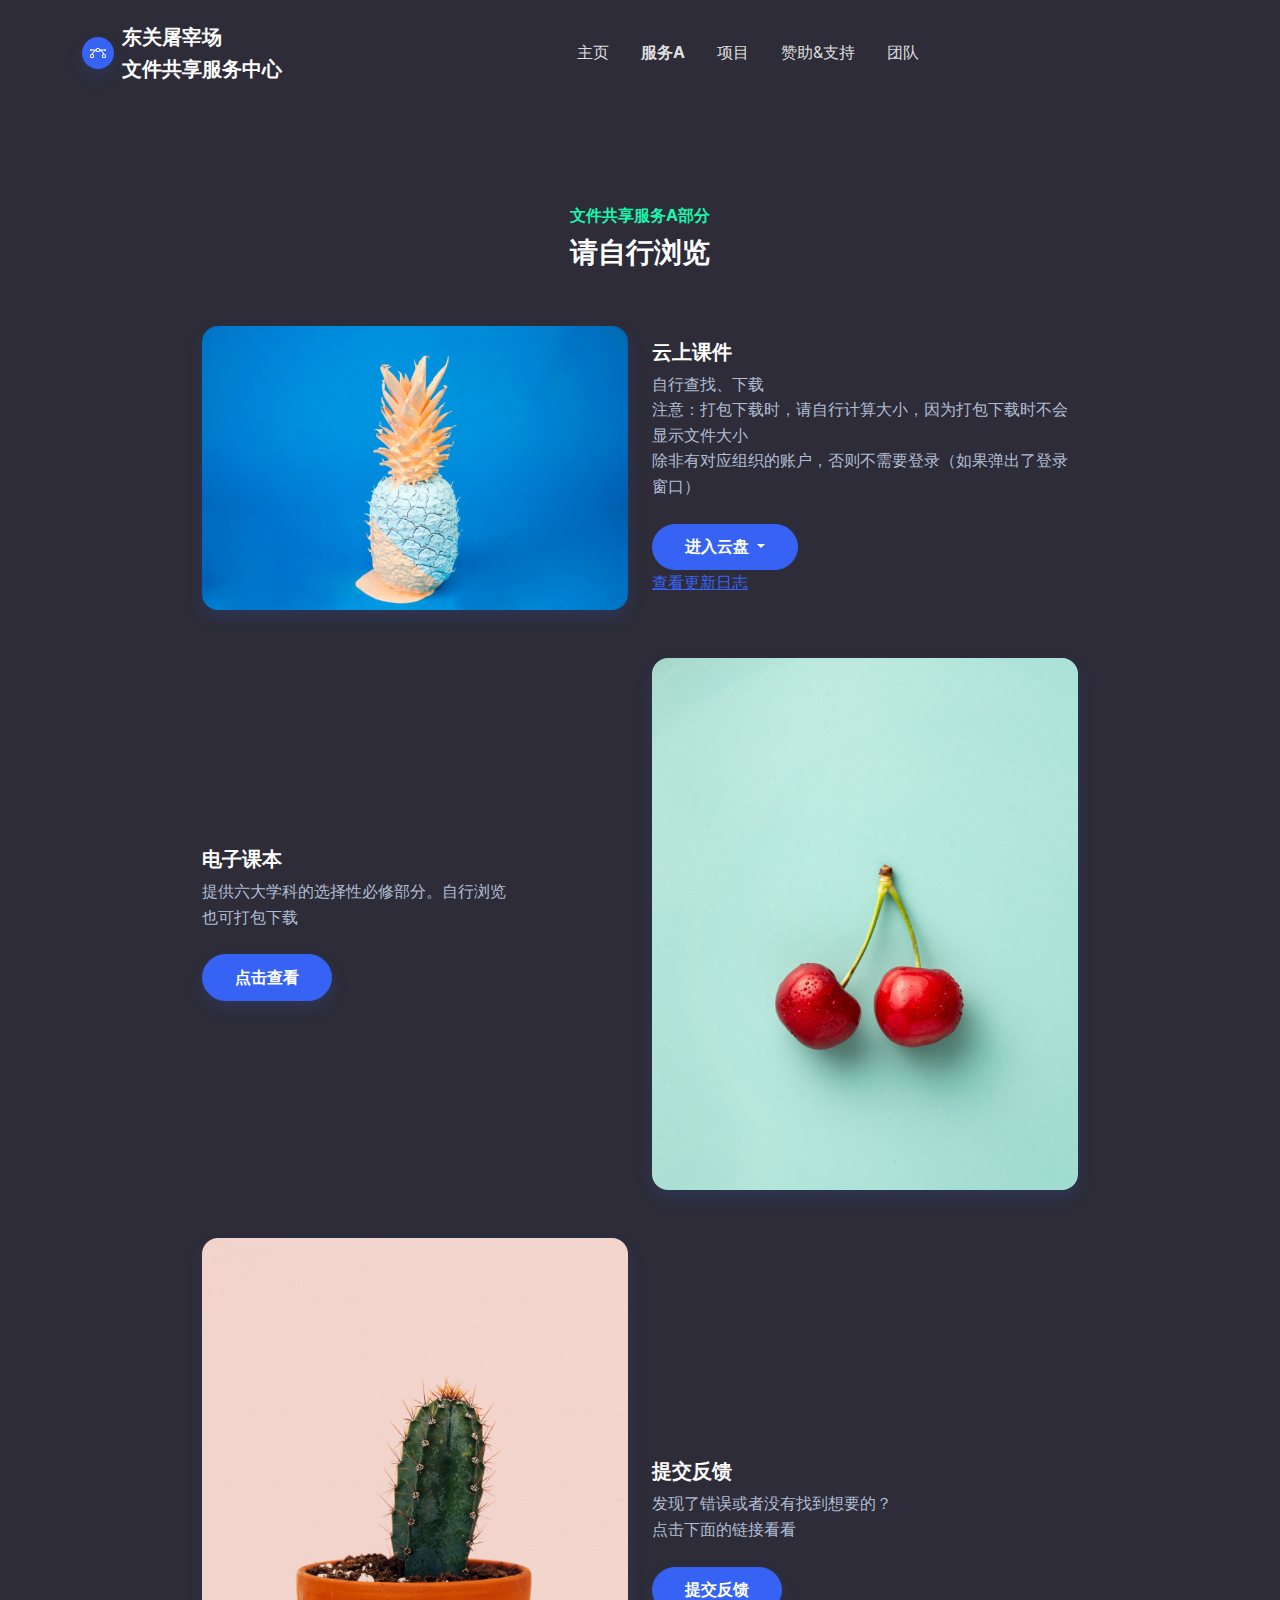
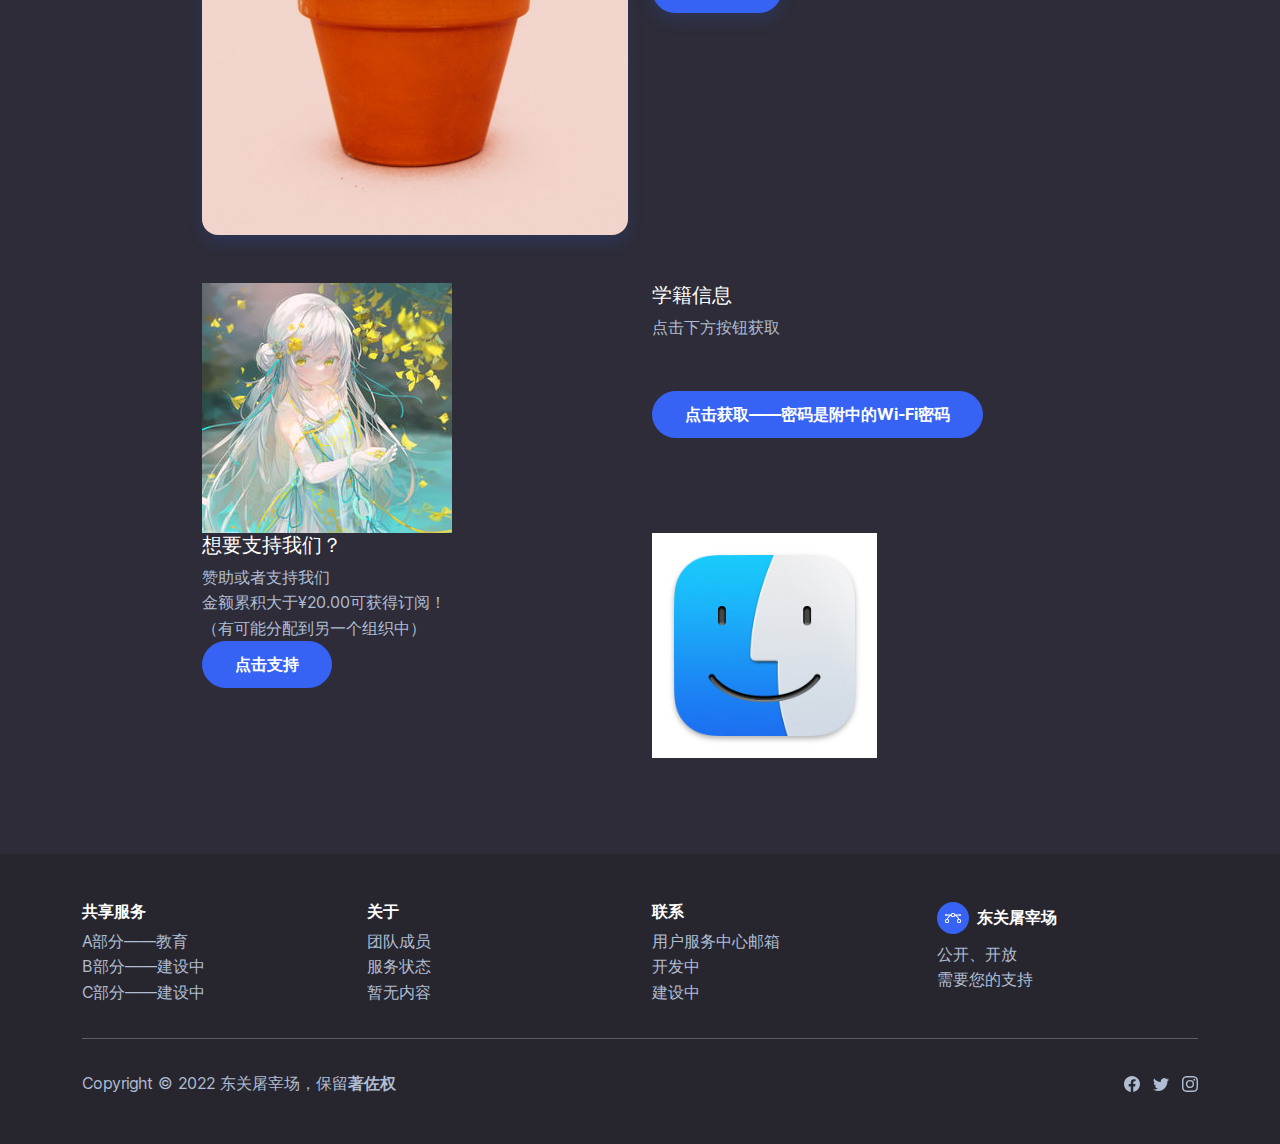
<file: shareA.html>
<!DOCTYPE html>
<html lang="zh">

<head>
    <meta charset="utf-8">
    <meta name="viewport" content="width=device-width, initial-scale=1.0, shrink-to-fit=no">
    <title>文件共享服务A部分</title>
    <link rel="stylesheet" href="assets/bootstrap/css/bootstrap.min.css">
    <link rel="stylesheet" href="assets/css/styles.min.css">
</head>

<body style="/*background: url(&quot;design.jpg&quot;);*/background-position: 0 -60px;">
    <nav class="navbar navbar-dark navbar-expand-md sticky-top navbar-shrink py-3" id="mainNav">
        <div class="container"><a class="navbar-brand d-flex align-items-center" href="/"><span class="bs-icon-sm bs-icon-circle bs-icon-primary shadow d-flex justify-content-center align-items-center me-2 bs-icon"><svg xmlns="http://www.w3.org/2000/svg" width="1em" height="1em" fill="currentColor" viewBox="0 0 16 16" class="bi bi-bezier">
                        <path fill-rule="evenodd" d="M0 10.5A1.5 1.5 0 0 1 1.5 9h1A1.5 1.5 0 0 1 4 10.5v1A1.5 1.5 0 0 1 2.5 13h-1A1.5 1.5 0 0 1 0 11.5v-1zm1.5-.5a.5.5 0 0 0-.5.5v1a.5.5 0 0 0 .5.5h1a.5.5 0 0 0 .5-.5v-1a.5.5 0 0 0-.5-.5h-1zm10.5.5A1.5 1.5 0 0 1 13.5 9h1a1.5 1.5 0 0 1 1.5 1.5v1a1.5 1.5 0 0 1-1.5 1.5h-1a1.5 1.5 0 0 1-1.5-1.5v-1zm1.5-.5a.5.5 0 0 0-.5.5v1a.5.5 0 0 0 .5.5h1a.5.5 0 0 0 .5-.5v-1a.5.5 0 0 0-.5-.5h-1zM6 4.5A1.5 1.5 0 0 1 7.5 3h1A1.5 1.5 0 0 1 10 4.5v1A1.5 1.5 0 0 1 8.5 7h-1A1.5 1.5 0 0 1 6 5.5v-1zM7.5 4a.5.5 0 0 0-.5.5v1a.5.5 0 0 0 .5.5h1a.5.5 0 0 0 .5-.5v-1a.5.5 0 0 0-.5-.5h-1z"></path>
                        <path d="M6 4.5H1.866a1 1 0 1 0 0 1h2.668A6.517 6.517 0 0 0 1.814 9H2.5c.123 0 .244.015.358.043a5.517 5.517 0 0 1 3.185-3.185A1.503 1.503 0 0 1 6 5.5v-1zm3.957 1.358A1.5 1.5 0 0 0 10 5.5v-1h4.134a1 1 0 1 1 0 1h-2.668a6.517 6.517 0 0 1 2.72 3.5H13.5c-.123 0-.243.015-.358.043a5.517 5.517 0 0 0-3.185-3.185z"></path>
                    </svg></span><span>东关屠宰场<br>文件共享服务中心</span></a><button data-bs-toggle="collapse" class="navbar-toggler" data-bs-target="#navcol-1"><span class="visually-hidden">Toggle navigation</span><span class="navbar-toggler-icon"></span></button>
            <div class="collapse navbar-collapse" id="navcol-1">
                <ul class="navbar-nav mx-auto">
                    <li class="nav-item"><a class="nav-link" href="index.html">主页</a></li>
                    <li class="nav-item"><a class="nav-link active" href="shareA.html">服务A</a></li>
                    <li class="nav-item"><a class="nav-link" href="projects.html">项目</a></li>
                    <li class="nav-item"><a class="nav-link" href="donate.html">赞助&amp;支持</a></li>
                    <li class="nav-item"><a class="nav-link" href="team.html">团队</a></li>
                </ul>
            </div>
        </div>
    </nav>
    <section class="py-5">
        <div class="container py-5">
            <div class="row mb-4 mb-lg-5">
                <div class="col-md-8 col-xl-6 text-center mx-auto">
                    <p class="fw-bold text-success mb-2">文件共享服务A部分</p>
                    <h3 class="fw-bold">请自行浏览</h3>
                </div>
            </div>
            <div class="row row-cols-1 row-cols-md-2 mx-auto" style="max-width: 900px;">
                <div class="col mb-5"><img class="rounded img-fluid shadow" src="assets/img/products/1.jpg"></div>
                <div class="col d-md-flex align-items-md-end align-items-lg-center mb-5">
                    <div>
                        <h5 class="fw-bold">云上课件</h5>
                        <p class="text-muted mb-4">自行查找、下载<br>注意：打包下载时，请自行计算大小，因为打包下载时不会显示文件大小<br>除非有对应组织的账户，否则不需要登录（如果弹出了登录窗口）</p>
                        <div class="dropdown"><button class="btn btn-primary dropdown-toggle" aria-expanded="false" data-bs-toggle="dropdown" type="button">进入云盘&nbsp;</button>
                            <div class="dropdown-menu"><a class="dropdown-item" href="https://dgtzc-my.sharepoint.com/:f:/g/personal/gentort_dgtzc_onmicrosoft_com/EsGWEA6thQpEqzJ9UMufzIsBdzrdvTqxyGLQ-IWoMHrtVQ" target="_blank">主盘：OneDrive - dgtzc</a><a class="dropdown-item" href="https://supertg-my.sharepoint.com/:f:/g/personal/zhangxuel_supertg_onmicrosoft_com/EiyXiPKAOpxHrFnhMDJcqe4Bd6JLoKjQBAjAeSiXEskSnQ?e=czJQw6" target="_blank">备份1:OneDrive - supertg(延迟同步)</a><a class="dropdown-item" href="#">备份2:OneDrive - dgslt(暂未完工)</a></div>
                        </div><a href="changelogA.html"><span style="text-decoration: underline; color: rgb(55, 99, 244);">查看更新日志</span></a>
                    </div>
                </div>
            </div>
            <div class="row row-cols-1 row-cols-md-2 mx-auto" style="max-width: 900px;">
                <div class="col order-md-last mb-5"><img class="rounded img-fluid shadow" src="assets/img/products/2.jpg"></div>
                <div class="col d-md-flex align-items-md-end align-items-lg-center mb-5">
                    <div>
                        <h5 class="fw-bold">电子课本</h5>
                        <p class="text-muted mb-4">提供六大学科的选择性必修部分。自行浏览<br>也可打包下载</p><a class="btn btn-primary shadow" role="button" href="https://dgtzc-my.sharepoint.com/:f:/g/personal/gentort_dgtzc_onmicrosoft_com/Eg0PFeb8F61Dqa82PgPqcnIBK-biOBC4zUQ8zDVVt-NsOw?e=hybLNA" target="_blank">点击查看</a>
                    </div>
                </div>
            </div>
            <div class="row row-cols-1 row-cols-md-2 mx-auto" style="max-width: 900px;">
                <div class="col mb-5"><img class="rounded img-fluid shadow" src="assets/img/products/3.jpg"></div>
                <div class="col d-md-flex align-items-md-end align-items-lg-center mb-5">
                    <div>
                        <h5 class="fw-bold">提交反馈</h5>
                        <p class="text-muted mb-4">发现了错误或者没有找到想要的？<br>点击下面的链接看看</p><a class="btn btn-primary shadow" role="button" href="https://forms.office.com/r/bNLVPYHiPb" target="_blank">提交反馈</a>
                    </div>
                </div>
                <div class="col"><img src="assets/img/GenTort.jpeg"></div>
                <div class="col">
                    <h5>学籍信息</h5><span class="text-muted">点击下方按钮获取<br><br><br></span><a class="btn btn-primary" role="button" href="https://dgtzc-my.sharepoint.com/:x:/g/personal/gentort_dgtzc_onmicrosoft_com/Eej_LcKudOFJnLfsU_PWht0Bl8E7rvyggMS720c7IF_Wbg?e=E7BnrI" target="_blank">点击获取——密码是附中的Wi-Fi密码</a>
                </div>
                <div class="col">
                    <h5>想要支持我们？</h5><span class="text-muted">赞助或者支持我们<br>金额累积大于¥20.00可获得订阅！<br>（有可能分配到另一个组织中）<br></span><a class="btn btn-primary" role="button" href="donate.html">点击支持</a>
                </div>
                <div class="col"><img src="assets/img/Finder.jpg" width="225" height="225"></div>
            </div>
        </div>
    </section>
    <footer class="bg-dark">
        <div class="container py-4 py-lg-5">
            <div class="row justify-content-center">
                <div class="col-sm-4 col-md-3 text-center text-lg-start d-flex flex-column item">
                    <h3 class="fs-6 fw-bold">共享服务</h3>
                    <ul class="list-unstyled">
                        <li><a href="shareA.html">A部分——教育</a></li>
                        <li><a href="#">B部分——建设中</a></li>
                        <li><a href="#">C部分——建设中</a></li>
                    </ul>
                </div>
                <div class="col-sm-4 col-md-3 text-center text-lg-start d-flex flex-column item">
                    <h3 class="fs-6 fw-bold">关于</h3>
                    <ul class="list-unstyled">
                        <li><a href="team.html">团队成员</a></li>
                        <li><a href="status.html">服务状态</a></li>
                        <li><a href="#">暂无内容</a></li>
                    </ul>
                </div>
                <div class="col-sm-4 col-md-3 text-center text-lg-start d-flex flex-column item">
                    <h3 class="fs-6 fw-bold">联系</h3>
                    <ul class="list-unstyled">
                        <li><a href="mailto:usersc@dgtzc.onmicrosoft.com">用户服务中心邮箱</a></li>
                        <li><a href="#">开发中</a></li>
                        <li><a href="#">建设中</a></li>
                    </ul>
                </div>
                <div class="col-lg-3 text-center text-lg-start d-flex flex-column align-items-center order-first align-items-lg-start order-lg-last item social">
                    <div class="fw-bold d-flex align-items-center mb-2"><span class="bs-icon-sm bs-icon-circle bs-icon-primary d-flex justify-content-center align-items-center bs-icon me-2"><svg xmlns="http://www.w3.org/2000/svg" width="1em" height="1em" fill="currentColor" viewBox="0 0 16 16" class="bi bi-bezier">
                                <path fill-rule="evenodd" d="M0 10.5A1.5 1.5 0 0 1 1.5 9h1A1.5 1.5 0 0 1 4 10.5v1A1.5 1.5 0 0 1 2.5 13h-1A1.5 1.5 0 0 1 0 11.5v-1zm1.5-.5a.5.5 0 0 0-.5.5v1a.5.5 0 0 0 .5.5h1a.5.5 0 0 0 .5-.5v-1a.5.5 0 0 0-.5-.5h-1zm10.5.5A1.5 1.5 0 0 1 13.5 9h1a1.5 1.5 0 0 1 1.5 1.5v1a1.5 1.5 0 0 1-1.5 1.5h-1a1.5 1.5 0 0 1-1.5-1.5v-1zm1.5-.5a.5.5 0 0 0-.5.5v1a.5.5 0 0 0 .5.5h1a.5.5 0 0 0 .5-.5v-1a.5.5 0 0 0-.5-.5h-1zM6 4.5A1.5 1.5 0 0 1 7.5 3h1A1.5 1.5 0 0 1 10 4.5v1A1.5 1.5 0 0 1 8.5 7h-1A1.5 1.5 0 0 1 6 5.5v-1zM7.5 4a.5.5 0 0 0-.5.5v1a.5.5 0 0 0 .5.5h1a.5.5 0 0 0 .5-.5v-1a.5.5 0 0 0-.5-.5h-1z"></path>
                                <path d="M6 4.5H1.866a1 1 0 1 0 0 1h2.668A6.517 6.517 0 0 0 1.814 9H2.5c.123 0 .244.015.358.043a5.517 5.517 0 0 1 3.185-3.185A1.503 1.503 0 0 1 6 5.5v-1zm3.957 1.358A1.5 1.5 0 0 0 10 5.5v-1h4.134a1 1 0 1 1 0 1h-2.668a6.517 6.517 0 0 1 2.72 3.5H13.5c-.123 0-.243.015-.358.043a5.517 5.517 0 0 0-3.185-3.185z"></path>
                            </svg></span><span>东关屠宰场</span></div>
                    <p class="text-muted copyright">公开、开放<br>需要您的支持</p>
                </div>
            </div>
            <hr>
            <div class="text-muted d-flex justify-content-between align-items-center pt-3">
                <p class="mb-0">Copyright © 2022 东关屠宰场，保留<strong>著佐权</strong></p>
                <ul class="list-inline mb-0">
                    <li class="list-inline-item"><svg xmlns="http://www.w3.org/2000/svg" width="1em" height="1em" fill="currentColor" viewBox="0 0 16 16" class="bi bi-facebook">
                            <path d="M16 8.049c0-4.446-3.582-8.05-8-8.05C3.58 0-.002 3.603-.002 8.05c0 4.017 2.926 7.347 6.75 7.951v-5.625h-2.03V8.05H6.75V6.275c0-2.017 1.195-3.131 3.022-3.131.876 0 1.791.157 1.791.157v1.98h-1.009c-.993 0-1.303.621-1.303 1.258v1.51h2.218l-.354 2.326H9.25V16c3.824-.604 6.75-3.934 6.75-7.951z"></path>
                        </svg></li>
                    <li class="list-inline-item"><svg xmlns="http://www.w3.org/2000/svg" width="1em" height="1em" fill="currentColor" viewBox="0 0 16 16" class="bi bi-twitter">
                            <path d="M5.026 15c6.038 0 9.341-5.003 9.341-9.334 0-.14 0-.282-.006-.422A6.685 6.685 0 0 0 16 3.542a6.658 6.658 0 0 1-1.889.518 3.301 3.301 0 0 0 1.447-1.817 6.533 6.533 0 0 1-2.087.793A3.286 3.286 0 0 0 7.875 6.03a9.325 9.325 0 0 1-6.767-3.429 3.289 3.289 0 0 0 1.018 4.382A3.323 3.323 0 0 1 .64 6.575v.045a3.288 3.288 0 0 0 2.632 3.218 3.203 3.203 0 0 1-.865.115 3.23 3.23 0 0 1-.614-.057 3.283 3.283 0 0 0 3.067 2.277A6.588 6.588 0 0 1 .78 13.58a6.32 6.32 0 0 1-.78-.045A9.344 9.344 0 0 0 5.026 15z"></path>
                        </svg></li>
                    <li class="list-inline-item"><svg xmlns="http://www.w3.org/2000/svg" width="1em" height="1em" fill="currentColor" viewBox="0 0 16 16" class="bi bi-instagram">
                            <path d="M8 0C5.829 0 5.556.01 4.703.048 3.85.088 3.269.222 2.76.42a3.917 3.917 0 0 0-1.417.923A3.927 3.927 0 0 0 .42 2.76C.222 3.268.087 3.85.048 4.7.01 5.555 0 5.827 0 8.001c0 2.172.01 2.444.048 3.297.04.852.174 1.433.372 1.942.205.526.478.972.923 1.417.444.445.89.719 1.416.923.51.198 1.09.333 1.942.372C5.555 15.99 5.827 16 8 16s2.444-.01 3.298-.048c.851-.04 1.434-.174 1.943-.372a3.916 3.916 0 0 0 1.416-.923c.445-.445.718-.891.923-1.417.197-.509.332-1.09.372-1.942C15.99 10.445 16 10.173 16 8s-.01-2.445-.048-3.299c-.04-.851-.175-1.433-.372-1.941a3.926 3.926 0 0 0-.923-1.417A3.911 3.911 0 0 0 13.24.42c-.51-.198-1.092-.333-1.943-.372C10.443.01 10.172 0 7.998 0h.003zm-.717 1.442h.718c2.136 0 2.389.007 3.232.046.78.035 1.204.166 1.486.275.373.145.64.319.92.599.28.28.453.546.598.92.11.281.24.705.275 1.485.039.843.047 1.096.047 3.231s-.008 2.389-.047 3.232c-.035.78-.166 1.203-.275 1.485a2.47 2.47 0 0 1-.599.919c-.28.28-.546.453-.92.598-.28.11-.704.24-1.485.276-.843.038-1.096.047-3.232.047s-2.39-.009-3.233-.047c-.78-.036-1.203-.166-1.485-.276a2.478 2.478 0 0 1-.92-.598 2.48 2.48 0 0 1-.6-.92c-.109-.281-.24-.705-.275-1.485-.038-.843-.046-1.096-.046-3.233 0-2.136.008-2.388.046-3.231.036-.78.166-1.204.276-1.486.145-.373.319-.64.599-.92.28-.28.546-.453.92-.598.282-.11.705-.24 1.485-.276.738-.034 1.024-.044 2.515-.045v.002zm4.988 1.328a.96.96 0 1 0 0 1.92.96.96 0 0 0 0-1.92zm-4.27 1.122a4.109 4.109 0 1 0 0 8.217 4.109 4.109 0 0 0 0-8.217zm0 1.441a2.667 2.667 0 1 1 0 5.334 2.667 2.667 0 0 1 0-5.334z"></path>
                        </svg></li>
                </ul>
            </div>
        </div>
    </footer>
    <script src="https://cdnjs.cloudflare.com/ajax/libs/jquery/3.6.0/jquery.min.js"></script>
    <script src="https://cdn.jsdelivr.net/npm/bootstrap@5.2.0/dist/js/bootstrap.bundle.min.js"></script>
    <script src="assets/js/script.min.js"></script>
</body>

</html>
</file>
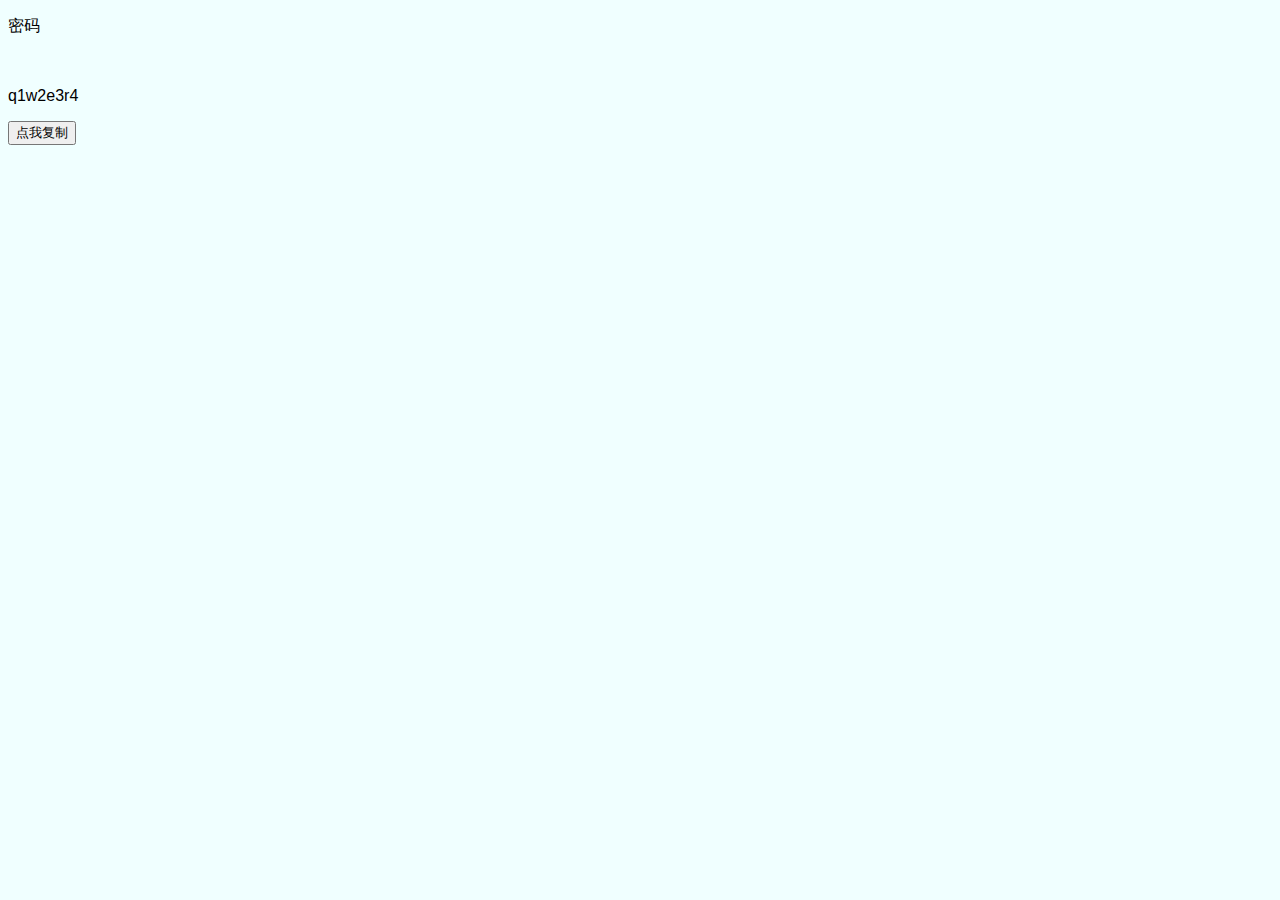
<file: trn.html>
<!DOCTYPE html>
<html>
    <head>
      <meta charset="UTF-8">
      <link rel="stylesheet" type="text/css" href="/main.css">
      <title>您将要被重定向……</title>
      <link rel="shortcut icon" href="/icon.ico" type="image/x-icon">
    </head>
    <body>
        <p>密码</p><br>
        <p id="text" style="font-size: 0 px;">q1w2e3r4</p>
        <button onclick="cop">点我复制</button>
        <script type="text/javascript" src="/cp.js"></script>

    </body>
</html>
</file>
<file: main.css>
body
{
    background-color: azure;
}
h1
{
    color: brown;
    text-align: center;
    font-family: sans-serif;
}
p
{
    font-family: sans-serif;
    font-size: 20 px;
}
a
{
    text-decoration: none;
}
</file>
<file: assets/css/styles.min.css>
@font-face{font-family:Inter;src:url(../../assets/fonts/UcC73FwrK3iLTeHuS_fvQtMwCp50KnMa2JL7W0Q5n-wU.woff2) format('woff2');font-weight:300;font-style:normal;font-display:swap;unicode-range:U+0460-052F,U+1C80-1C88,U+20B4,U+2DE0-2DFF,U+A640-A69F,U+FE2E-FE2F}@font-face{font-family:Inter;src:url(../../assets/fonts/UcC73FwrK3iLTeHuS_fvQtMwCp50KnMa0ZL7W0Q5n-wU.woff2) format('woff2');font-weight:300;font-style:normal;font-display:swap;unicode-range:U+0301,U+0400-045F,U+0490-0491,U+04B0-04B1,U+2116}@font-face{font-family:Inter;src:url(../../assets/fonts/UcC73FwrK3iLTeHuS_fvQtMwCp50KnMa2ZL7W0Q5n-wU.woff2) format('woff2');font-weight:300;font-style:normal;font-display:swap;unicode-range:U+1F00-1FFF}@font-face{font-family:Inter;src:url(../../assets/fonts/UcC73FwrK3iLTeHuS_fvQtMwCp50KnMa1pL7W0Q5n-wU.woff2) format('woff2');font-weight:300;font-style:normal;font-display:swap;unicode-range:U+0370-03FF}@font-face{font-family:Inter;src:url(../../assets/fonts/UcC73FwrK3iLTeHuS_fvQtMwCp50KnMa2pL7W0Q5n-wU.woff2) format('woff2');font-weight:300;font-style:normal;font-display:swap;unicode-range:U+0102-0103,U+0110-0111,U+0128-0129,U+0168-0169,U+01A0-01A1,U+01AF-01B0,U+1EA0-1EF9,U+20AB}@font-face{font-family:Inter;src:url(../../assets/fonts/UcC73FwrK3iLTeHuS_fvQtMwCp50KnMa25L7W0Q5n-wU.woff2) format('woff2');font-weight:300;font-style:normal;font-display:swap;unicode-range:U+0100-024F,U+0259,U+1E00-1EFF,U+2020,U+20A0-20AB,U+20AD-20CF,U+2113,U+2C60-2C7F,U+A720-A7FF}@font-face{font-family:Inter;src:url(../../assets/fonts/UcC73FwrK3iLTeHuS_fvQtMwCp50KnMa1ZL7W0Q5nw.woff2) format('woff2');font-weight:300;font-style:normal;font-display:swap;unicode-range:U+0000-00FF,U+0131,U+0152-0153,U+02BB-02BC,U+02C6,U+02DA,U+02DC,U+2000-206F,U+2074,U+20AC,U+2122,U+2191,U+2193,U+2212,U+2215,U+FEFF,U+FFFD}@font-face{font-family:Inter;src:url(../../assets/fonts/UcC73FwrK3iLTeHuS_fvQtMwCp50KnMa2JL7W0Q5n-wU.woff2) format('woff2');font-weight:400;font-style:normal;font-display:swap;unicode-range:U+0460-052F,U+1C80-1C88,U+20B4,U+2DE0-2DFF,U+A640-A69F,U+FE2E-FE2F}@font-face{font-family:Inter;src:url(../../assets/fonts/UcC73FwrK3iLTeHuS_fvQtMwCp50KnMa0ZL7W0Q5n-wU.woff2) format('woff2');font-weight:400;font-style:normal;font-display:swap;unicode-range:U+0301,U+0400-045F,U+0490-0491,U+04B0-04B1,U+2116}@font-face{font-family:Inter;src:url(../../assets/fonts/UcC73FwrK3iLTeHuS_fvQtMwCp50KnMa2ZL7W0Q5n-wU.woff2) format('woff2');font-weight:400;font-style:normal;font-display:swap;unicode-range:U+1F00-1FFF}@font-face{font-family:Inter;src:url(../../assets/fonts/UcC73FwrK3iLTeHuS_fvQtMwCp50KnMa1pL7W0Q5n-wU.woff2) format('woff2');font-weight:400;font-style:normal;font-display:swap;unicode-range:U+0370-03FF}@font-face{font-family:Inter;src:url(../../assets/fonts/UcC73FwrK3iLTeHuS_fvQtMwCp50KnMa2pL7W0Q5n-wU.woff2) format('woff2');font-weight:400;font-style:normal;font-display:swap;unicode-range:U+0102-0103,U+0110-0111,U+0128-0129,U+0168-0169,U+01A0-01A1,U+01AF-01B0,U+1EA0-1EF9,U+20AB}@font-face{font-family:Inter;src:url(../../assets/fonts/UcC73FwrK3iLTeHuS_fvQtMwCp50KnMa25L7W0Q5n-wU.woff2) format('woff2');font-weight:400;font-style:normal;font-display:swap;unicode-range:U+0100-024F,U+0259,U+1E00-1EFF,U+2020,U+20A0-20AB,U+20AD-20CF,U+2113,U+2C60-2C7F,U+A720-A7FF}@font-face{font-family:Inter;src:url(../../assets/fonts/UcC73FwrK3iLTeHuS_fvQtMwCp50KnMa1ZL7W0Q5nw.woff2) format('woff2');font-weight:400;font-style:normal;font-display:swap;unicode-range:U+0000-00FF,U+0131,U+0152-0153,U+02BB-02BC,U+02C6,U+02DA,U+02DC,U+2000-206F,U+2074,U+20AC,U+2122,U+2191,U+2193,U+2212,U+2215,U+FEFF,U+FFFD}@font-face{font-family:Inter;src:url(../../assets/fonts/UcC73FwrK3iLTeHuS_fvQtMwCp50KnMa2JL7W0Q5n-wU.woff2) format('woff2');font-weight:600;font-style:normal;font-display:swap;unicode-range:U+0460-052F,U+1C80-1C88,U+20B4,U+2DE0-2DFF,U+A640-A69F,U+FE2E-FE2F}@font-face{font-family:Inter;src:url(../../assets/fonts/UcC73FwrK3iLTeHuS_fvQtMwCp50KnMa0ZL7W0Q5n-wU.woff2) format('woff2');font-weight:600;font-style:normal;font-display:swap;unicode-range:U+0301,U+0400-045F,U+0490-0491,U+04B0-04B1,U+2116}@font-face{font-family:Inter;src:url(../../assets/fonts/UcC73FwrK3iLTeHuS_fvQtMwCp50KnMa2ZL7W0Q5n-wU.woff2) format('woff2');font-weight:600;font-style:normal;font-display:swap;unicode-range:U+1F00-1FFF}@font-face{font-family:Inter;src:url(../../assets/fonts/UcC73FwrK3iLTeHuS_fvQtMwCp50KnMa1pL7W0Q5n-wU.woff2) format('woff2');font-weight:600;font-style:normal;font-display:swap;unicode-range:U+0370-03FF}@font-face{font-family:Inter;src:url(../../assets/fonts/UcC73FwrK3iLTeHuS_fvQtMwCp50KnMa2pL7W0Q5n-wU.woff2) format('woff2');font-weight:600;font-style:normal;font-display:swap;unicode-range:U+0102-0103,U+0110-0111,U+0128-0129,U+0168-0169,U+01A0-01A1,U+01AF-01B0,U+1EA0-1EF9,U+20AB}@font-face{font-family:Inter;src:url(../../assets/fonts/UcC73FwrK3iLTeHuS_fvQtMwCp50KnMa25L7W0Q5n-wU.woff2) format('woff2');font-weight:600;font-style:normal;font-display:swap;unicode-range:U+0100-024F,U+0259,U+1E00-1EFF,U+2020,U+20A0-20AB,U+20AD-20CF,U+2113,U+2C60-2C7F,U+A720-A7FF}@font-face{font-family:Inter;src:url(../../assets/fonts/UcC73FwrK3iLTeHuS_fvQtMwCp50KnMa1ZL7W0Q5nw.woff2) format('woff2');font-weight:600;font-style:normal;font-display:swap;unicode-range:U+0000-00FF,U+0131,U+0152-0153,U+02BB-02BC,U+02C6,U+02DA,U+02DC,U+2000-206F,U+2074,U+20AC,U+2122,U+2191,U+2193,U+2212,U+2215,U+FEFF,U+FFFD}@font-face{font-family:Inter;src:url(../../assets/fonts/UcC73FwrK3iLTeHuS_fvQtMwCp50KnMa2JL7W0Q5n-wU.woff2) format('woff2');font-weight:700;font-style:normal;font-display:swap;unicode-range:U+0460-052F,U+1C80-1C88,U+20B4,U+2DE0-2DFF,U+A640-A69F,U+FE2E-FE2F}@font-face{font-family:Inter;src:url(../../assets/fonts/UcC73FwrK3iLTeHuS_fvQtMwCp50KnMa0ZL7W0Q5n-wU.woff2) format('woff2');font-weight:700;font-style:normal;font-display:swap;unicode-range:U+0301,U+0400-045F,U+0490-0491,U+04B0-04B1,U+2116}@font-face{font-family:Inter;src:url(../../assets/fonts/UcC73FwrK3iLTeHuS_fvQtMwCp50KnMa2ZL7W0Q5n-wU.woff2) format('woff2');font-weight:700;font-style:normal;font-display:swap;unicode-range:U+1F00-1FFF}@font-face{font-family:Inter;src:url(../../assets/fonts/UcC73FwrK3iLTeHuS_fvQtMwCp50KnMa1pL7W0Q5n-wU.woff2) format('woff2');font-weight:700;font-style:normal;font-display:swap;unicode-range:U+0370-03FF}@font-face{font-family:Inter;src:url(../../assets/fonts/UcC73FwrK3iLTeHuS_fvQtMwCp50KnMa2pL7W0Q5n-wU.woff2) format('woff2');font-weight:700;font-style:normal;font-display:swap;unicode-range:U+0102-0103,U+0110-0111,U+0128-0129,U+0168-0169,U+01A0-01A1,U+01AF-01B0,U+1EA0-1EF9,U+20AB}@font-face{font-family:Inter;src:url(../../assets/fonts/UcC73FwrK3iLTeHuS_fvQtMwCp50KnMa25L7W0Q5n-wU.woff2) format('woff2');font-weight:700;font-style:normal;font-display:swap;unicode-range:U+0100-024F,U+0259,U+1E00-1EFF,U+2020,U+20A0-20AB,U+20AD-20CF,U+2113,U+2C60-2C7F,U+A720-A7FF}@font-face{font-family:Inter;src:url(../../assets/fonts/UcC73FwrK3iLTeHuS_fvQtMwCp50KnMa1ZL7W0Q5nw.woff2) format('woff2');font-weight:700;font-style:normal;font-display:swap;unicode-range:U+0000-00FF,U+0131,U+0152-0153,U+02BB-02BC,U+02C6,U+02DA,U+02DC,U+2000-206F,U+2074,U+20AC,U+2122,U+2191,U+2193,U+2212,U+2215,U+FEFF,U+FFFD}@font-face{font-family:Inter;src:url(../../assets/fonts/UcC73FwrK3iLTeHuS_fvQtMwCp50KnMa2JL7W0Q5n-wU.woff2) format('woff2');font-weight:800;font-style:normal;font-display:swap;unicode-range:U+0460-052F,U+1C80-1C88,U+20B4,U+2DE0-2DFF,U+A640-A69F,U+FE2E-FE2F}@font-face{font-family:Inter;src:url(../../assets/fonts/UcC73FwrK3iLTeHuS_fvQtMwCp50KnMa0ZL7W0Q5n-wU.woff2) format('woff2');font-weight:800;font-style:normal;font-display:swap;unicode-range:U+0301,U+0400-045F,U+0490-0491,U+04B0-04B1,U+2116}@font-face{font-family:Inter;src:url(../../assets/fonts/UcC73FwrK3iLTeHuS_fvQtMwCp50KnMa2ZL7W0Q5n-wU.woff2) format('woff2');font-weight:800;font-style:normal;font-display:swap;unicode-range:U+1F00-1FFF}@font-face{font-family:Inter;src:url(../../assets/fonts/UcC73FwrK3iLTeHuS_fvQtMwCp50KnMa1pL7W0Q5n-wU.woff2) format('woff2');font-weight:800;font-style:normal;font-display:swap;unicode-range:U+0370-03FF}@font-face{font-family:Inter;src:url(../../assets/fonts/UcC73FwrK3iLTeHuS_fvQtMwCp50KnMa2pL7W0Q5n-wU.woff2) format('woff2');font-weight:800;font-style:normal;font-display:swap;unicode-range:U+0102-0103,U+0110-0111,U+0128-0129,U+0168-0169,U+01A0-01A1,U+01AF-01B0,U+1EA0-1EF9,U+20AB}@font-face{font-family:Inter;src:url(../../assets/fonts/UcC73FwrK3iLTeHuS_fvQtMwCp50KnMa25L7W0Q5n-wU.woff2) format('woff2');font-weight:800;font-style:normal;font-display:swap;unicode-range:U+0100-024F,U+0259,U+1E00-1EFF,U+2020,U+20A0-20AB,U+20AD-20CF,U+2113,U+2C60-2C7F,U+A720-A7FF}@font-face{font-family:Inter;src:url(../../assets/fonts/UcC73FwrK3iLTeHuS_fvQtMwCp50KnMa1ZL7W0Q5nw.woff2) format('woff2');font-weight:800;font-style:normal;font-display:swap;unicode-range:U+0000-00FF,U+0131,U+0152-0153,U+02BB-02BC,U+02C6,U+02DA,U+02DC,U+2000-206F,U+2074,U+20AC,U+2122,U+2191,U+2193,U+2212,U+2215,U+FEFF,U+FFFD}[data-theme=dark]{background-color:#111!important;color:#eee}[data-theme=dark] .bg-light{background-color:#333!important}[data-theme=dark] .bg-white{background-color:#000!important}[data-theme=dark] .bg-black{background-color:#eee!important}
</file>
